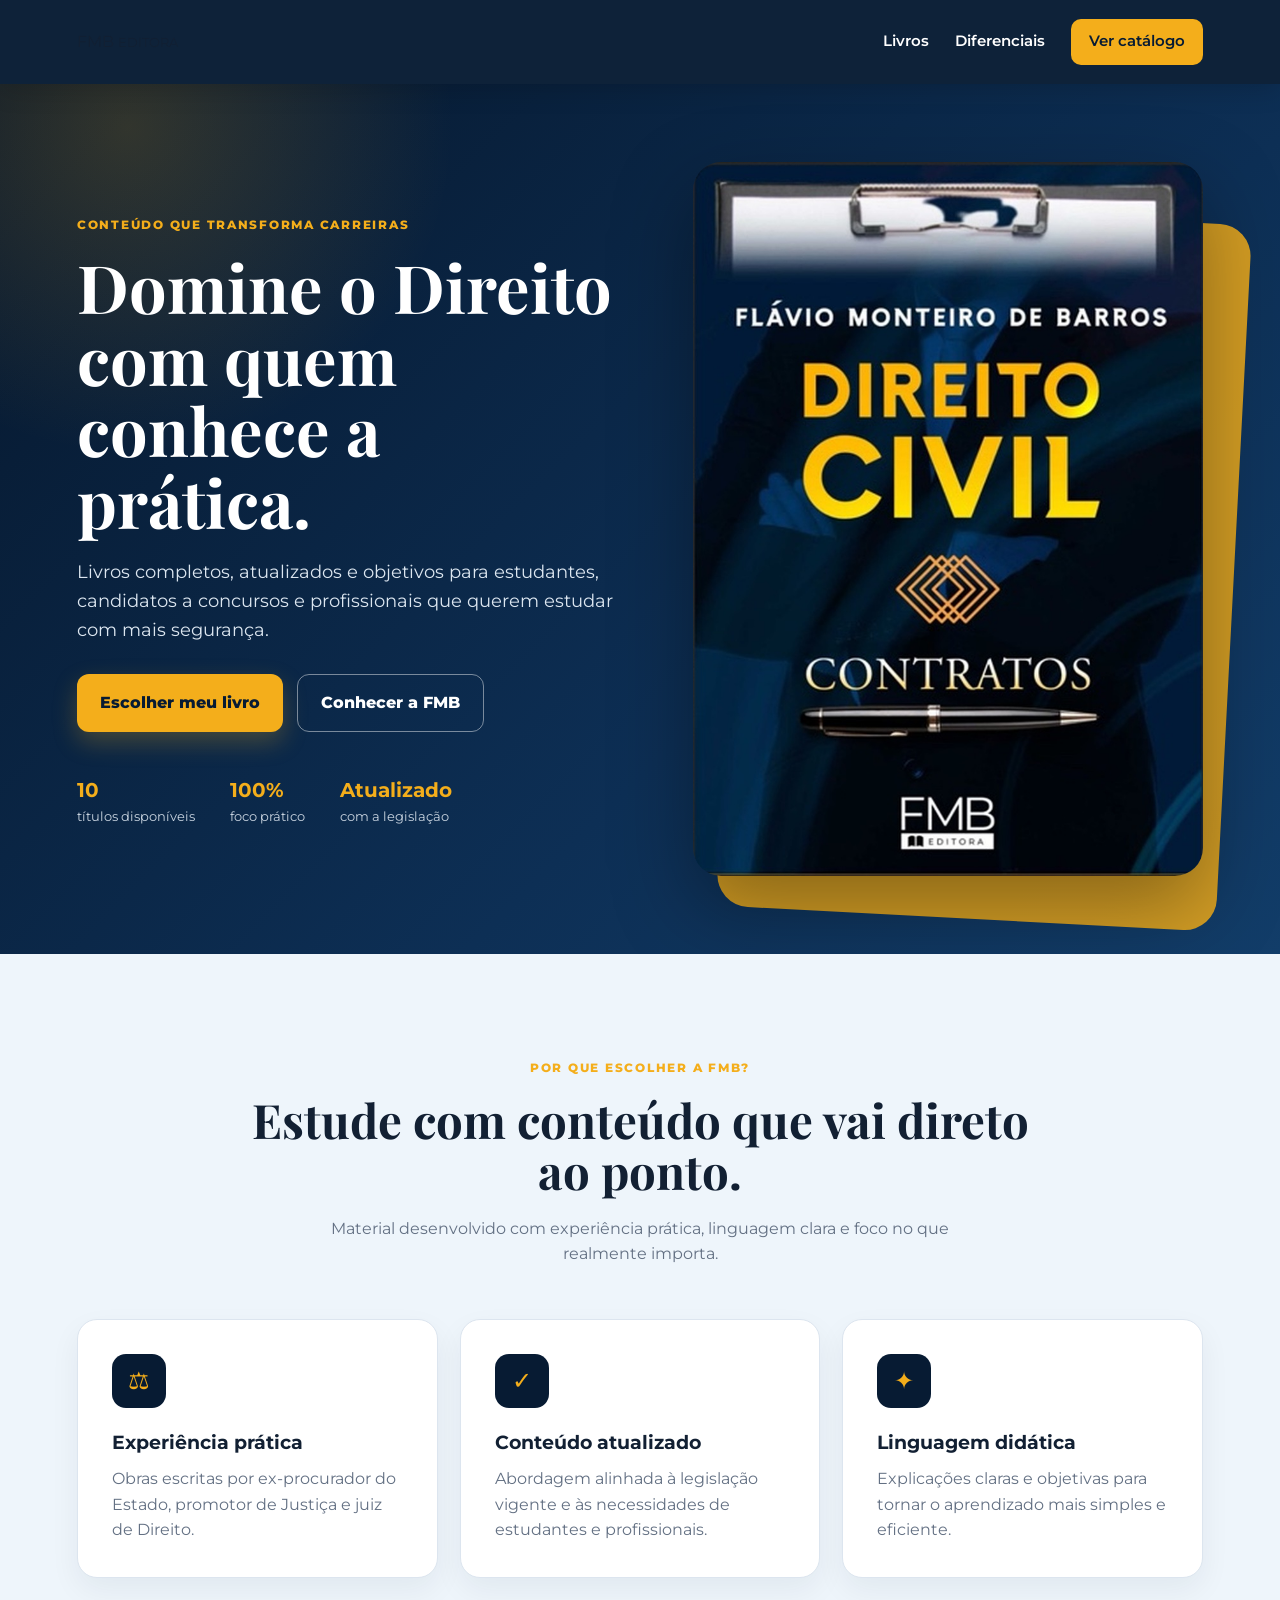
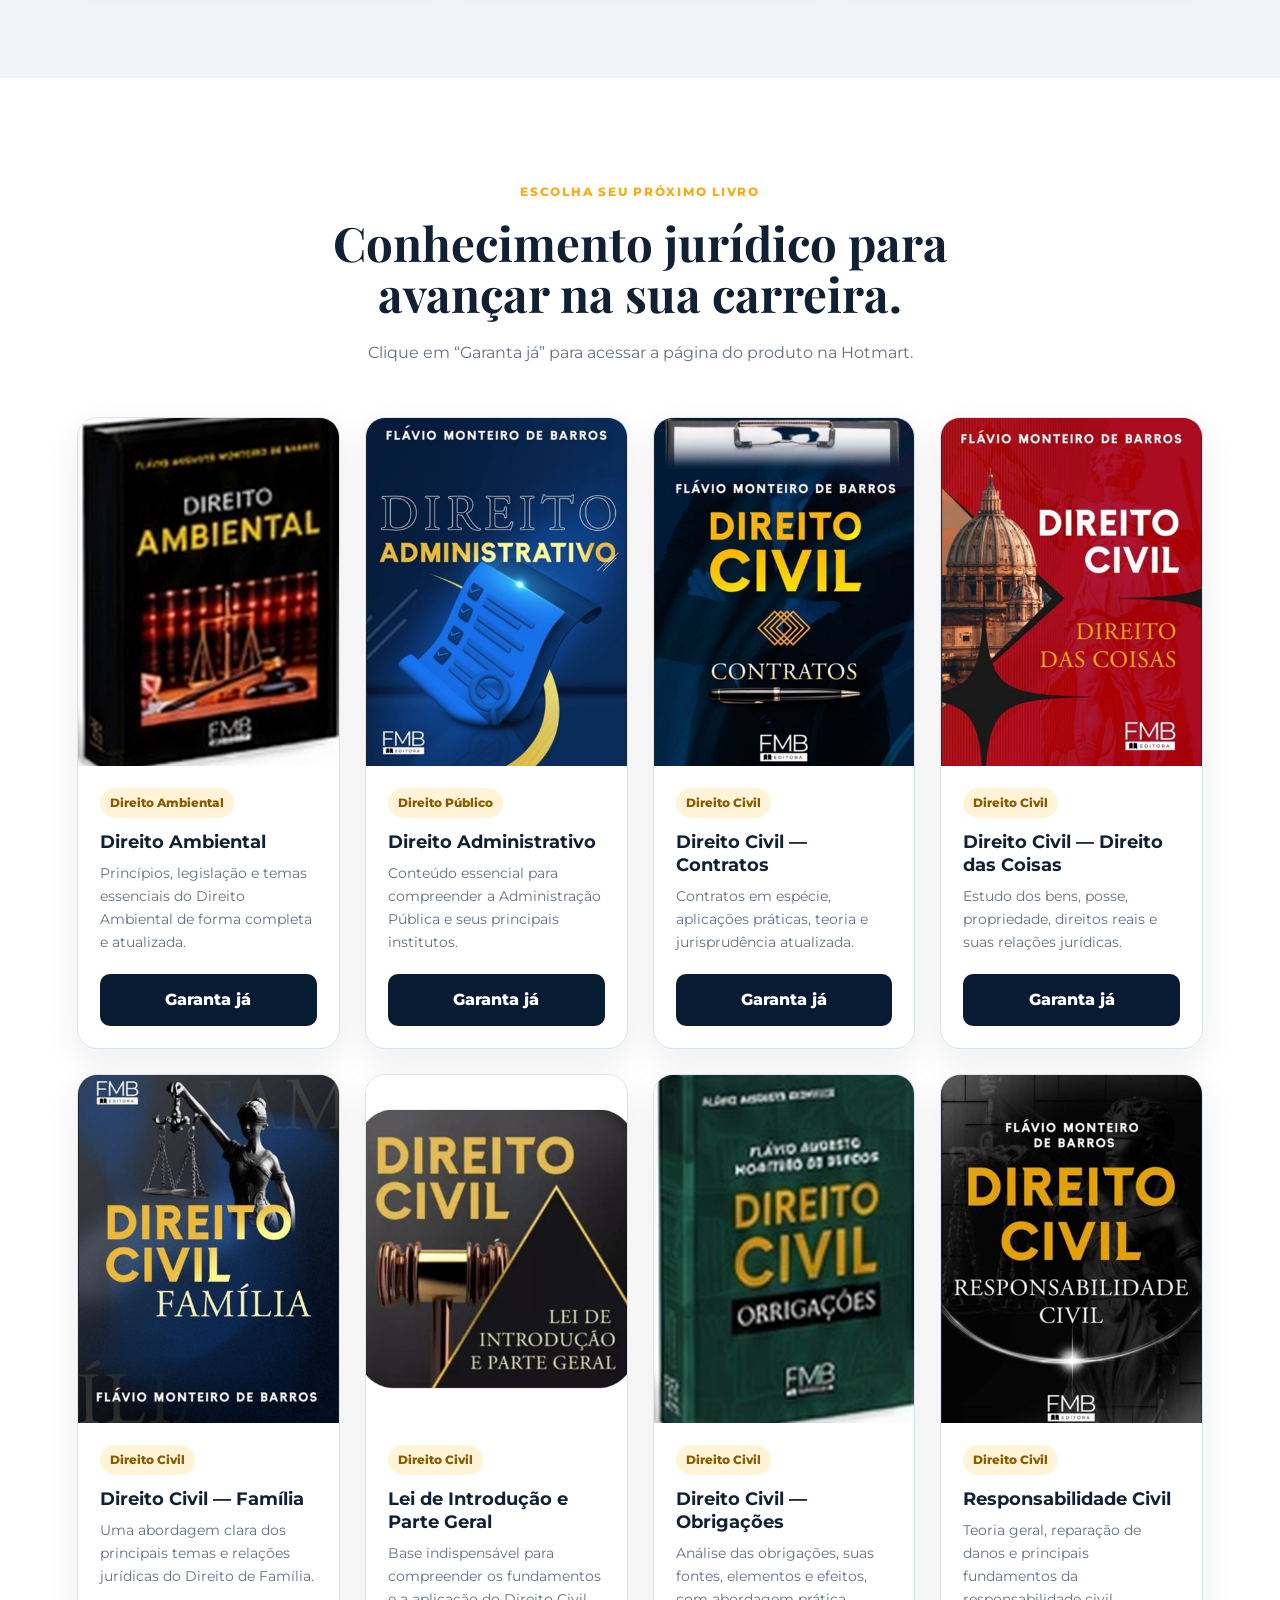
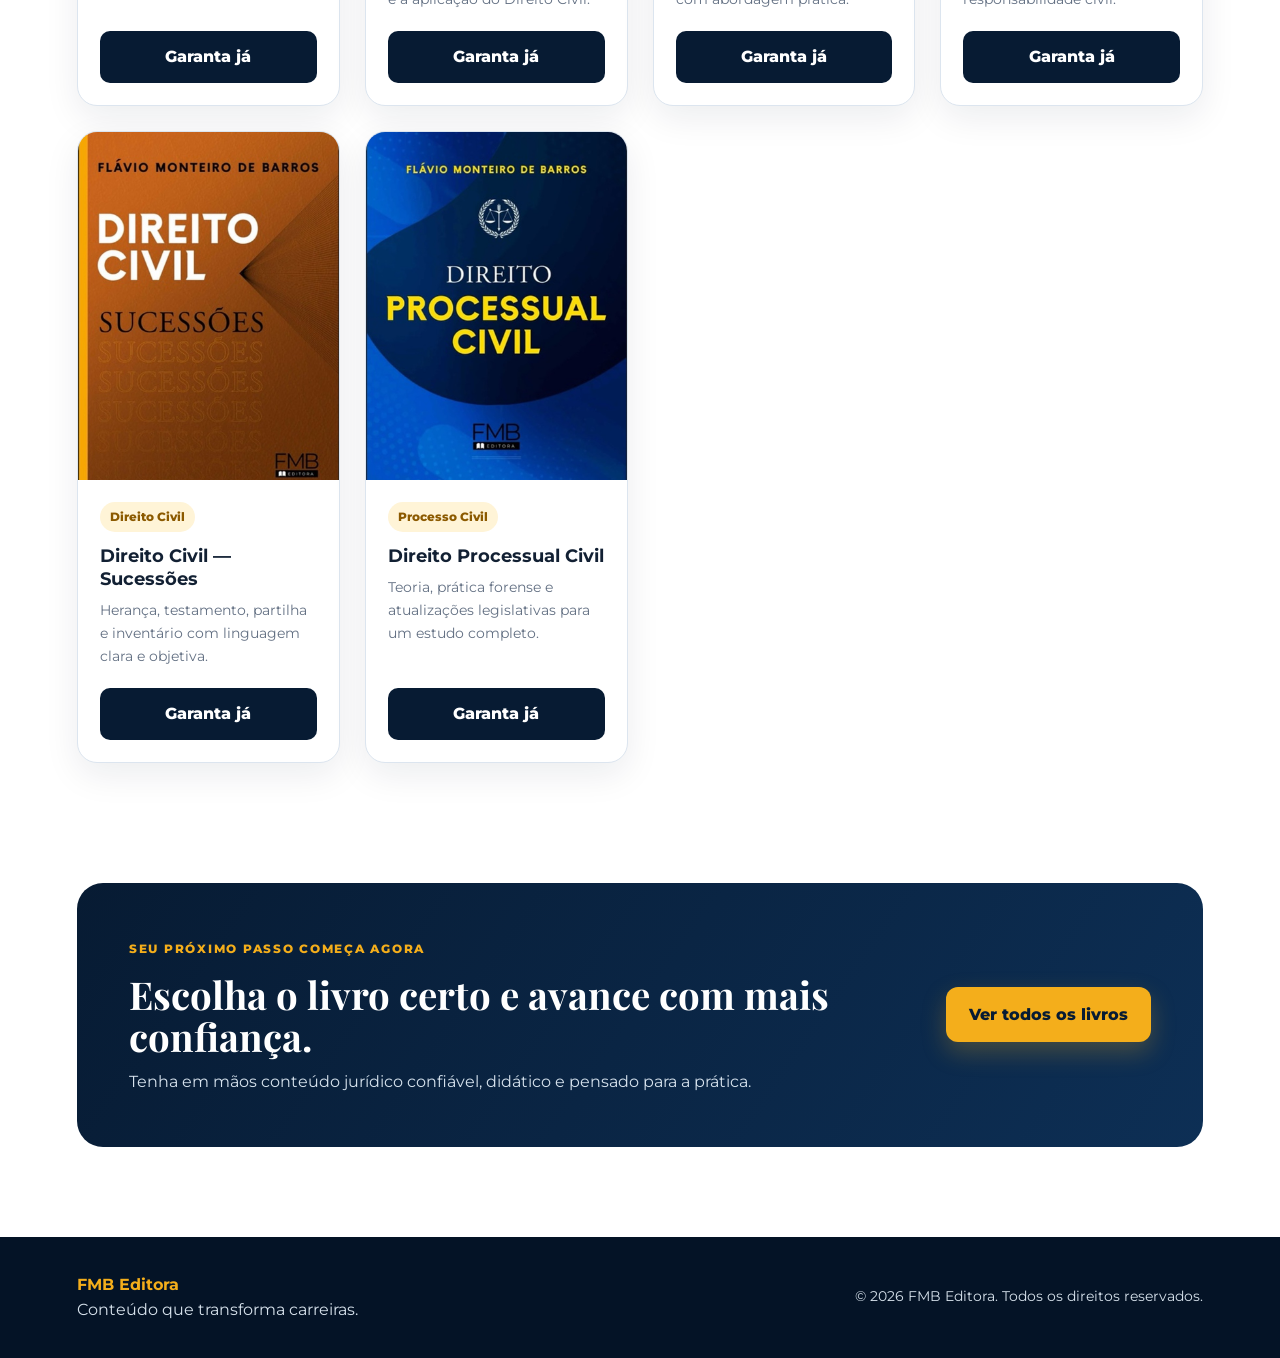
<file: index.html>
<!DOCTYPE html>
<html lang="pt-BR">
<head>
  <meta charset="UTF-8" />
  <meta name="viewport" content="width=device-width, initial-scale=1.0" />
  <meta name="description" content="Livros jurídicos FMB Editora: conteúdo atualizado, didático e escrito por quem viveu o Direito na prática." />
  <title>FMB Editora | Livros de Direito</title>
  <link rel="preconnect" href="https://fonts.googleapis.com">
  <link rel="preconnect" href="https://fonts.gstatic.com" crossorigin>
  <link href="https://fonts.googleapis.com/css2?family=Montserrat:wght@400;500;600;700;800&family=Playfair+Display:wght@700&display=swap" rel="stylesheet">
  <link rel="stylesheet" href="styles.css" />
</head>
<body>
  <header class="topbar">
    <a class="brand" href="#inicio" aria-label="FMB Editora - início">
      <span class="brand-text">FMB <small>EDITORA</small></span>
    </a>
    <nav>
      <a href="#livros">Livros</a>
      <a href="#diferenciais">Diferenciais</a>
      <a class="nav-cta" href="#livros">Ver catálogo</a>
    </nav>
  </header>

  <main>
    <section class="hero" id="inicio">
      <div class="hero-copy">
        <span class="eyebrow">CONTEÚDO QUE TRANSFORMA CARREIRAS</span>
        <h1>Domine o Direito com quem conhece a prática.</h1>
        <p>
          Livros completos, atualizados e objetivos para estudantes,
          candidatos a concursos e profissionais que querem estudar com mais segurança.
        </p>
        <div class="hero-actions">
          <a class="btn btn-primary" href="#livros">Escolher meu livro</a>
          <a class="btn btn-secondary" href="#diferenciais">Conhecer a FMB</a>
        </div>
        <div class="trust-row">
          <div><strong>10</strong><span>títulos disponíveis</span></div>
          <div><strong>100%</strong><span>foco prático</span></div>
          <div><strong>Atualizado</strong><span>com a legislação</span></div>
        </div>
      </div>
      <div class="hero-visual">
        <img src="images/direito-civil-contratos.jpg" alt="Livro Direito Civil Contratos da FMB Editora" />
      </div>
    </section>

    <section class="why" id="diferenciais">
      <div class="section-heading">
        <span class="eyebrow">POR QUE ESCOLHER A FMB?</span>
        <h2>Estude com conteúdo que vai direto ao ponto.</h2>
        <p>Material desenvolvido com experiência prática, linguagem clara e foco no que realmente importa.</p>
      </div>
      <div class="benefits">
        <article>
          <span class="icon">⚖</span>
          <h3>Experiência prática</h3>
          <p>Obras escritas por ex-procurador do Estado, promotor de Justiça e juiz de Direito.</p>
        </article>
        <article>
          <span class="icon">✓</span>
          <h3>Conteúdo atualizado</h3>
          <p>Abordagem alinhada à legislação vigente e às necessidades de estudantes e profissionais.</p>
        </article>
        <article>
          <span class="icon">✦</span>
          <h3>Linguagem didática</h3>
          <p>Explicações claras e objetivas para tornar o aprendizado mais simples e eficiente.</p>
        </article>
      </div>
    </section>

    <section class="catalog" id="livros">
      <div class="section-heading">
        <span class="eyebrow">ESCOLHA SEU PRÓXIMO LIVRO</span>
        <h2>Conhecimento jurídico para avançar na sua carreira.</h2>
        <p>Clique em “Garanta já” para acessar a página do produto na Hotmart.</p>
      </div>

      <div class="books-grid">
        <article class="book-card">
          <img src="images/direito-ambiental.jpg" alt="Capa do livro Direito Ambiental" />
          <div class="book-content"><span class="tag">Direito Ambiental</span><h3>Direito Ambiental</h3><p>Princípios, legislação e temas essenciais do Direito Ambiental de forma completa e atualizada.</p><a href="https://go.hotmart.com/F76857392U" target="_blank" rel="noopener noreferrer">Garanta já</a></div>
        </article>

        <article class="book-card">
          <img src="images/direito-administrativo.jpg" alt="Capa do livro Direito Administrativo" />
          <div class="book-content"><span class="tag">Direito Público</span><h3>Direito Administrativo</h3><p>Conteúdo essencial para compreender a Administração Pública e seus principais institutos.</p><a href="https://go.hotmart.com/C87852962L" target="_blank" rel="noopener noreferrer">Garanta já</a></div>
        </article>

        <article class="book-card">
          <img src="images/direito-civil-contratos.jpg" alt="Capa do livro Direito Civil Contratos" />
          <div class="book-content"><span class="tag">Direito Civil</span><h3>Direito Civil — Contratos</h3><p>Contratos em espécie, aplicações práticas, teoria e jurisprudência atualizada.</p><a href="https://go.hotmart.com/T80959633N" target="_blank" rel="noopener noreferrer">Garanta já</a></div>
        </article>

        <article class="book-card">
          <img src="images/direito-civil-direito-das-coisas.jpg" alt="Capa do livro Direito Civil Direito das Coisas" />
          <div class="book-content"><span class="tag">Direito Civil</span><h3>Direito Civil — Direito das Coisas</h3><p>Estudo dos bens, posse, propriedade, direitos reais e suas relações jurídicas.</p><a href="https://go.hotmart.com/L81051438P" target="_blank" rel="noopener noreferrer">Garanta já</a></div>
        </article>

        <article class="book-card">
          <img src="images/direito-civil-familia.jpg" alt="Capa do livro Direito Civil Família" />
          <div class="book-content"><span class="tag">Direito Civil</span><h3>Direito Civil — Família</h3><p>Uma abordagem clara dos principais temas e relações jurídicas do Direito de Família.</p><a href="https://go.hotmart.com/V74214589V" target="_blank" rel="noopener noreferrer">Garanta já</a></div>
        </article>

        <article class="book-card">
          <img src="images/direito-civil-lei-introducao-parte-geral.jpg" alt="Capa do livro Direito Civil Lei de Introdução e Parte Geral" />
          <div class="book-content"><span class="tag">Direito Civil</span><h3>Lei de Introdução e Parte Geral</h3><p>Base indispensável para compreender os fundamentos e a aplicação do Direito Civil.</p><a href="https://go.hotmart.com/F73037614Q" target="_blank" rel="noopener noreferrer">Garanta já</a></div>
        </article>

        <article class="book-card">
          <img src="images/direito-civil-obrigacoes.jpg" alt="Capa do livro Direito Civil Obrigações" />
          <div class="book-content"><span class="tag">Direito Civil</span><h3>Direito Civil — Obrigações</h3><p>Análise das obrigações, suas fontes, elementos e efeitos, com abordagem prática.</p><a href="https://go.hotmart.com/I80959635N" target="_blank" rel="noopener noreferrer">Garanta já</a></div>
        </article>

        <article class="book-card">
          <img src="images/direito-civil-responsabilidade-civil.jpg" alt="Capa do livro Direito Civil Responsabilidade Civil" />
          <div class="book-content"><span class="tag">Direito Civil</span><h3>Responsabilidade Civil</h3><p>Teoria geral, reparação de danos e principais fundamentos da responsabilidade civil.</p><a href="https://go.hotmart.com/C80959637E" target="_blank" rel="noopener noreferrer">Garanta já</a></div>
        </article>

        <article class="book-card">
          <img src="images/direito-civil-sucessoes.jpg" alt="Capa do livro Direito Civil Sucessões" />
          <div class="book-content"><span class="tag">Direito Civil</span><h3>Direito Civil — Sucessões</h3><p>Herança, testamento, partilha e inventário com linguagem clara e objetiva.</p><a href="https://go.hotmart.com/K73219702Q" target="_blank" rel="noopener noreferrer">Garanta já</a></div>
        </article>

        <article class="book-card">
          <img src="images/direito-processual-civil.jpg" alt="Capa do livro Direito Processual Civil" />
          <div class="book-content"><span class="tag">Processo Civil</span><h3>Direito Processual Civil</h3><p>Teoria, prática forense e atualizações legislativas para um estudo completo.</p><a href="https://go.hotmart.com/Q75345898N" target="_blank" rel="noopener noreferrer">Garanta já</a></div>
        </article>
      </div>
    </section>

    <section class="final-cta">
      <div>
        <span class="eyebrow">SEU PRÓXIMO PASSO COMEÇA AGORA</span>
        <h2>Escolha o livro certo e avance com mais confiança.</h2>
        <p>Tenha em mãos conteúdo jurídico confiável, didático e pensado para a prática.</p>
      </div>
      <a class="btn btn-primary" href="#livros">Ver todos os livros</a>
    </section>
  </main>

  <footer>
    <div><strong>FMB Editora</strong><span>Conteúdo que transforma carreiras.</span></div>
    <p>© <span id="year"></span> FMB Editora. Todos os direitos reservados.</p>
  </footer>

  <script>
    document.getElementById('year').textContent = new Date().getFullYear();
  </script>
</body>
</html>
</file>
<file: styles.css>
:root {
  --navy: #071b33;
  --blue: #0d2f55;
  --blue-light: #eef5fb;
  --yellow: #f4ae1b;
  --yellow-dark: #cf8b00;
  --white: #ffffff;
  --text: #122033;
  --muted: #637083;
  --border: #dce5ef;
  --shadow: 0 18px 45px rgba(7, 27, 51, .12);
}

* { box-sizing: border-box; }
html { scroll-behavior: smooth; }
body {
  margin: 0;
  font-family: 'Montserrat', sans-serif;
  color: var(--text);
  background: var(--white);
  line-height: 1.6;
}
a { color: inherit; text-decoration: none; }
img { display: block; max-width: 100%; }

.topbar {
  position: sticky;
  top: 0;
  z-index: 20;
  height: 84px;
  display: flex;
  align-items: center;
  justify-content: space-between;
  padding: 0 6vw;
  background: rgba(7, 27, 51, .97);
  backdrop-filter: blur(12px);
  box-shadow: 0 5px 25px rgba(0,0,0,.16);
}
.brand img { width: 105px; height: 58px; object-fit: cover; object-position: center; border-radius: 4px; }
nav { display: flex; align-items: center; gap: 26px; }
nav a { color: #fff; font-weight: 600; font-size: .92rem; }
.nav-cta { background: var(--yellow); color: var(--navy); padding: 11px 18px; border-radius: 10px; }

.hero {
  min-height: calc(100vh - 84px);
  display: grid;
  grid-template-columns: 1.04fr .96fr;
  gap: 64px;
  align-items: center;
  padding: 78px 6vw;
  background:
    radial-gradient(circle at 10% 5%, rgba(244,174,27,.18), transparent 23%),
    linear-gradient(135deg, #06172c, #0d2f55 62%, #123d69);
  overflow: hidden;
}
.hero-copy { color: white; max-width: 690px; }
.eyebrow { color: var(--yellow); font-size: .78rem; font-weight: 800; letter-spacing: .14em; }
h1, h2 { font-family: 'Playfair Display', serif; line-height: 1.08; margin: 14px 0 20px; }
h1 { font-size: clamp(2.7rem, 5.2vw, 5.4rem); }
h2 { font-size: clamp(2.1rem, 3.7vw, 3.8rem); }
.hero-copy > p { max-width: 610px; font-size: 1.12rem; color: #dce6f0; }
.hero-actions { display: flex; gap: 14px; flex-wrap: wrap; margin-top: 30px; }
.btn { display: inline-flex; justify-content: center; align-items: center; padding: 15px 23px; border-radius: 12px; font-weight: 800; transition: .25s ease; }
.btn:hover { transform: translateY(-2px); }
.btn-primary { background: var(--yellow); color: var(--navy); box-shadow: 0 10px 25px rgba(244,174,27,.25); }
.btn-secondary { border: 1px solid rgba(255,255,255,.45); color: #fff; }
.trust-row { margin-top: 42px; display: flex; gap: 35px; flex-wrap: wrap; }
.trust-row div { display: flex; flex-direction: column; }
.trust-row strong { color: var(--yellow); font-size: 1.25rem; }
.trust-row span { color: #c9d4e0; font-size: .82rem; }
.hero-visual { position: relative; }
.hero-visual::before { content:""; position:absolute; inset:7% -6% -6% 8%; background:var(--yellow); border-radius:32px; transform:rotate(3deg); opacity:.85; }
.hero-visual img { position: relative; width: 100%; max-height: 720px; object-fit: cover; object-position: top; border-radius: 28px; box-shadow: 0 30px 80px rgba(0,0,0,.35); }

.why, .catalog { padding: 100px 6vw; }
.why { background: var(--blue-light); }
.section-heading { max-width: 780px; margin: 0 auto 52px; text-align: center; }
.section-heading p { color: var(--muted); margin: 0 auto; max-width: 680px; }
.benefits { display: grid; grid-template-columns: repeat(3,1fr); gap: 22px; max-width: 1200px; margin: auto; }
.benefits article { background: white; padding: 34px; border-radius: 20px; border: 1px solid var(--border); box-shadow: 0 12px 30px rgba(7,27,51,.06); }
.icon { width: 54px; height: 54px; display:grid; place-items:center; background:var(--navy); color:var(--yellow); border-radius:14px; font-size:1.5rem; }
.benefits h3 { margin: 20px 0 8px; }
.benefits p { color: var(--muted); margin:0; }

.catalog { background: #fff; }
.books-grid { display: grid; grid-template-columns: repeat(4, minmax(0,1fr)); gap: 25px; max-width: 1380px; margin:auto; }
.book-card { display:flex; flex-direction:column; overflow:hidden; border:1px solid var(--border); border-radius:20px; background:white; box-shadow:0 12px 35px rgba(7,27,51,.08); transition:.25s ease; }
.book-card:hover { transform:translateY(-7px); box-shadow:var(--shadow); }
.book-card > img { width:100%; aspect-ratio: 3/4; object-fit:cover; background:var(--blue-light); }
.book-content { padding:22px; display:flex; flex-direction:column; flex:1; }
.tag { width:max-content; padding:6px 10px; border-radius:999px; background:#fff4d7; color:#8c5a00; font-size:.72rem; font-weight:800; }
.book-content h3 { margin:13px 0 8px; font-size:1.1rem; line-height:1.3; }
.book-content p { margin:0 0 20px; color:var(--muted); font-size:.9rem; }
.book-content a { margin-top:auto; display:block; text-align:center; background:var(--navy); color:white; padding:13px 16px; border-radius:10px; font-weight:800; transition:.2s; }
.book-content a:hover { background:var(--yellow); color:var(--navy); }

.final-cta { margin: 20px 6vw 90px; padding: 52px; border-radius: 26px; background: linear-gradient(125deg, var(--navy), var(--blue)); color:#fff; display:flex; align-items:center; justify-content:space-between; gap:30px; }
.final-cta h2 { font-size: clamp(2rem,3vw,3.3rem); margin-bottom:12px; }
.final-cta p { color:#d6e2ed; margin:0; }
.final-cta .btn { flex-shrink:0; }
footer { background:#041326; color:#d6e1eb; padding:35px 6vw; display:flex; align-items:center; justify-content:space-between; gap:20px; }
footer div { display:flex; flex-direction:column; }
footer strong { color:var(--yellow); }
footer p { margin:0; font-size:.85rem; }

@media (max-width: 1100px) {
  .hero { grid-template-columns:1fr; }
  .hero-visual { max-width:650px; margin:auto; }
  .books-grid { grid-template-columns:repeat(3,1fr); }
}
@media (max-width: 780px) {
  .topbar { padding:0 20px; }
  nav a:not(.nav-cta) { display:none; }
  .hero, .why, .catalog { padding-left:20px; padding-right:20px; }
  .hero { padding-top:56px; gap:45px; }
  .benefits, .books-grid { grid-template-columns:1fr 1fr; }
  .final-cta { margin-left:20px; margin-right:20px; padding:34px 24px; flex-direction:column; align-items:flex-start; }
  footer { flex-direction:column; align-items:flex-start; }
}
@media (max-width: 520px) {
  h1 { font-size:2.65rem; }
  .benefits, .books-grid { grid-template-columns:1fr; }
  .trust-row { gap:20px; }
  .hero-visual img { max-height:580px; }
}
</file>
